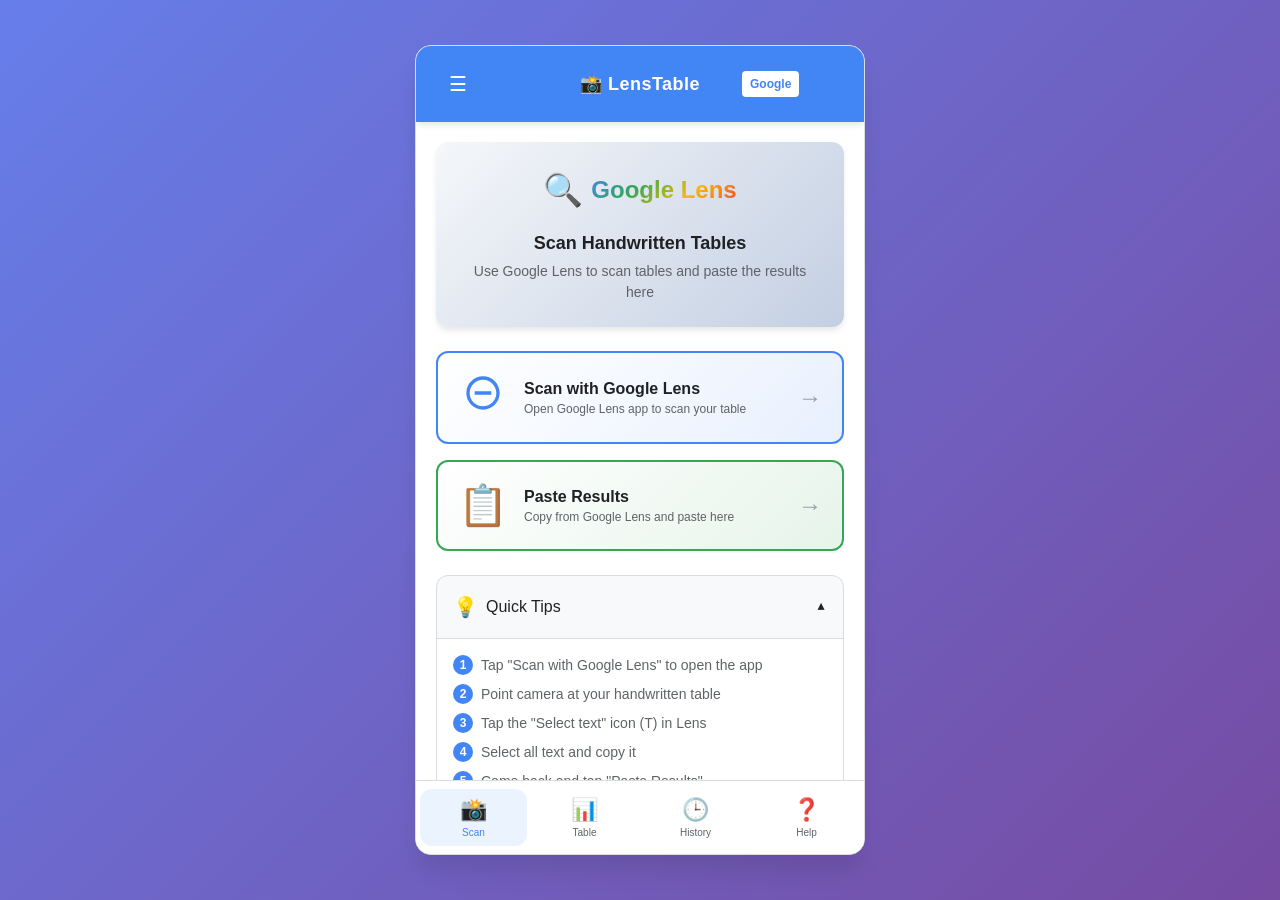
<file: index.html>
<!DOCTYPE html>
<html lang="en">
<head>
    <meta charset="UTF-8">
    <meta name="viewport" content="width=device-width, initial-scale=1.0, maximum-scale=1.0, user-scalable=no, viewport-fit=cover">
    <meta name="description" content="Scan handwritten tables using Google Lens and convert to digital format">
    <meta name="theme-color" content="#4285F4">
    <meta name="apple-mobile-web-app-capable" content="yes">
    <meta name="apple-mobile-web-app-status-bar-style" content="default">
    <meta name="apple-mobile-web-app-title" content="Lens Table Scanner">
    <meta name="format-detection" content="telephone=no">
    
    <title>Google Lens Table Scanner</title>
    
    <!-- PWA -->
    <link rel="manifest" href="manifest.json">
    <link rel="apple-touch-icon" href="icons/icon-192x192.png">
    
    <!-- Styles -->
    <link rel="stylesheet" href="css/style.css">
    
    <!-- Preload critical assets -->
    <link rel="preload" href="css/style.css" as="style">
    <link rel="preload" href="js/app.js" as="script">
</head>
<body>
    <div class="app-container">
        <!-- Header -->
        <header class="app-header">
            <div class="header-left">
                <button class="menu-btn" id="menuBtn" aria-label="Menu">☰</button>
            </div>
            <div class="header-center">
                <span class="logo-text">📸 LensTable</span>
            </div>
            <div class="header-right">
                <span class="google-badge">Google</span>
            </div>
        </header>

        <!-- Main Content -->
        <main class="main-content" id="mainContent">
            <!-- Welcome Section -->
            <section class="welcome-section">
                <div class="welcome-card">
                    <div class="google-lens-logo">
                        <span class="lens-icon">🔍</span>
                        <span class="lens-text">Google Lens</span>
                    </div>
                    <h2 class="welcome-title">Scan Handwritten Tables</h2>
                    <p class="welcome-description">Use Google Lens to scan tables and paste the results here</p>
                </div>
            </section>

            <!-- Quick Stats (hidden initially) -->
            <div class="stats-card hidden" id="statsCard">
                <div class="stat-item">
                    <span class="stat-label">Table Size</span>
                    <span class="stat-value" id="tableSize">0x0</span>
                </div>
                <div class="stat-item">
                    <span class="stat-label">Total Cells</span>
                    <span class="stat-value" id="totalCells">0</span>
                </div>
                <div class="stat-item">
                    <span class="stat-label">Filled Cells</span>
                    <span class="stat-value" id="filledCells">0</span>
                </div>
            </div>

            <!-- Action Buttons Grid -->
            <div class="action-grid">
                <!-- Google Lens Button -->
                <button class="action-card google-lens-card" id="googleLensBtn">
                    <div class="card-icon">
                        <svg width="40" height="40" viewBox="0 0 24 24" fill="#4285F4">
                            <path d="M12 2C6.48 2 2 6.48 2 12s4.48 10 10 10 10-4.48 10-10S17.52 2 12 2zm0 18c-4.41 0-8-3.59-8-8s3.59-8 8-8 8 3.59 8 8-3.59 8-8 8zm-5-9h10v2H7z"/>
                        </svg>
                    </div>
                    <div class="card-content">
                        <h3>Scan with Google Lens</h3>
                        <p>Open Google Lens app to scan your table</p>
                    </div>
                    <div class="card-arrow">→</div>
                </button>

                <!-- Paste Button -->
                <button class="action-card paste-card" id="pasteBtn">
                    <div class="card-icon">📋</div>
                    <div class="card-content">
                        <h3>Paste Results</h3>
                        <p>Copy from Google Lens and paste here</p>
                    </div>
                    <div class="card-arrow">→</div>
                </button>
            </div>

            <!-- Quick Tips -->
            <div class="tips-section">
                <details class="tips-dropdown" open>
                    <summary class="tips-summary">
                        <span class="tips-icon">💡</span>
                        <span class="tips-title">Quick Tips</span>
                        <span class="tips-toggle">▼</span>
                    </summary>
                    <div class="tips-content">
                        <ol class="tip-list">
                            <li>Tap "Scan with Google Lens" to open the app</li>
                            <li>Point camera at your handwritten table</li>
                            <li>Tap the "Select text" icon (T) in Lens</li>
                            <li>Select all text and copy it</li>
                            <li>Come back and tap "Paste Results"</li>
                            <li>Your table will be formatted automatically!</li>
                        </ol>
                        <div class="tip-highlight">
                            <span class="highlight-icon">✨</span>
                            <span>Works best with clearly written numbers in grid format</span>
                        </div>
                    </div>
                </details>
            </div>

            <!-- Table Section -->
            <section class="table-section hidden" id="tableSection">
                <div class="section-header">
                    <h3 class="section-title">
                        <span class="title-icon">📊</span>
                        Table Data
                    </h3>
                    <div class="section-actions">
                        <button class="icon-btn" id="editTableBtn" title="Edit Table">✏️</button>
                        <button class="icon-btn" id="refreshTableBtn" title="Refresh">🔄</button>
                        <button class="icon-btn" id="clearTableBtn" title="Clear All">🗑️</button>
                    </div>
                </div>

                <!-- Table Controls -->
                <div class="table-controls">
                    <div class="control-group">
                        <label for="tableRows">Rows:</label>
                        <input type="number" id="tableRows" min="1" max="20" value="5" class="table-input">
                    </div>
                    <div class="control-group">
                        <label for="tableCols">Columns:</label>
                        <input type="number" id="tableCols" min="1" max="26" value="5" class="table-input">
                    </div>
                    <button class="small-btn" id="resizeTableBtn">Resize</button>
                </div>

                <!-- Table Container -->
                <div class="table-container">
                    <div id="tableView" class="table-responsive"></div>
                </div>

                <!-- Table Actions -->
                <div class="table-actions">
                    <button class="btn secondary-btn" id="processDataBtn">
                        <span class="btn-icon">🔍</span>
                        Extract Values
                    </button>
                    <button class="btn primary-btn" id="exportExcelBtn">
                        <span class="btn-icon">📥</span>
                        Export Excel
                    </button>
                </div>
            </section>

            <!-- Results Section -->
            <section class="results-section hidden" id="resultsSection">
                <div class="section-header">
                    <h3 class="section-title">
                        <span class="title-icon">📋</span>
                        Extracted Values
                    </h3>
                    <div class="section-actions">
                        <button class="icon-btn" id="copyResultsBtn" title="Copy All">📋</button>
                        <button class="icon-btn" id="downloadResultsBtn" title="Download">📥</button>
                    </div>
                </div>

                <!-- Results Stats -->
                <div class="results-stats">
                    <span class="results-count" id="resultsCount">0 values found</span>
                </div>

                <!-- Results Grid -->
                <div id="resultsGrid" class="results-grid"></div>
            </section>

            <!-- Recent Scans Section -->
            <section class="history-section hidden" id="historySection">
                <div class="section-header">
                    <h3 class="section-title">
                        <span class="title-icon">🕒</span>
                        Recent Scans
                    </h3>
                    <button class="icon-btn" id="clearHistoryBtn" title="Clear History">🗑️</button>
                </div>
                <div id="historyList" class="history-list"></div>
            </section>
        </main>

        <!-- Paste Modal -->
        <div class="modal-overlay hidden" id="pasteModal">
            <div class="modal-container">
                <div class="modal-header">
                    <h3 class="modal-title">📋 Paste Your Data</h3>
                    <button class="modal-close" id="closePasteModalBtn">&times;</button>
                </div>
                <div class="modal-body">
                    <p class="modal-instruction">Copy text from Google Lens and paste below:</p>
                    
                    <!-- Format Selector -->
                    <div class="format-selector">
                        <span class="format-label">Format:</span>
                        <div class="format-buttons">
                            <button class="format-btn active" data-format="auto">Auto</button>
                            <button class="format-btn" data-format="tabs">Tabs</button>
                            <button class="format-btn" data-format="spaces">Spaces</button>
                            <button class="format-btn" data-format="commas">Commas</button>
                        </div>
                    </div>

                    <!-- Paste Area -->
                    <textarea class="paste-area" id="pasteArea" placeholder="Paste your copied table data here...
Example:
123   456   789
234   567   890
345   678   901" spellcheck="false"></textarea>

                    <!-- Preview Section -->
                    <div class="preview-section hidden" id="previewSection">
                        <h4 class="preview-title">Preview:</h4>
                        <div class="preview-content" id="previewContent"></div>
                    </div>

                    <!-- Sample Data -->
                    <div class="sample-data">
                        <p class="sample-title">Need sample data?</p>
                        <div class="sample-buttons">
                            <button class="sample-btn" data-sample="numbers">Numbers</button>
                            <button class="sample-btn" data-sample="products">Products</button>
                            <button class="sample-btn" data-sample="grades">Grades</button>
                        </div>
                    </div>
                </div>
                <div class="modal-footer">
                    <button class="btn secondary-btn" id="cancelPasteBtn">Cancel</button>
                    <button class="btn primary-btn" id="confirmPasteBtn">Process Table</button>
                </div>
            </div>
        </div>

        <!-- Loading Overlay -->
        <div class="loading-overlay hidden" id="loadingOverlay">
            <div class="loading-spinner"></div>
            <p class="loading-text" id="loadingText">Processing...</p>
        </div>

        <!-- Toast Notification -->
        <div class="toast-notification hidden" id="toast">
            <span class="toast-icon" id="toastIcon">✅</span>
            <span class="toast-message" id="toastMessage"></span>
        </div>

        <!-- Bottom Navigation -->
        <nav class="bottom-nav">
            <button class="nav-btn active" data-view="scan" id="navScan">
                <span class="nav-icon">📸</span>
                <span class="nav-label">Scan</span>
            </button>
            <button class="nav-btn" data-view="table" id="navTable">
                <span class="nav-icon">📊</span>
                <span class="nav-label">Table</span>
            </button>
            <button class="nav-btn" data-view="history" id="navHistory">
                <span class="nav-icon">🕒</span>
                <span class="nav-label">History</span>
            </button>
            <button class="nav-btn" data-view="help" id="navHelp">
                <span class="nav-icon">❓</span>
                <span class="nav-label">Help</span>
            </button>
        </nav>
    </div>

    <!-- Service Worker Registration -->
    <script>
        if ('serviceWorker' in navigator) {
            window.addEventListener('load', () => {
                navigator.serviceWorker.register('sw.js')
                    .then(registration => {
                        console.log('ServiceWorker registered');
                    })
                    .catch(err => {
                        console.log('ServiceWorker registration failed: ', err);
                    });
            });
        }
    </script>

    <!-- Main App Script -->
    <script src="js/app.js"></script>
</body>
</html>
</file>
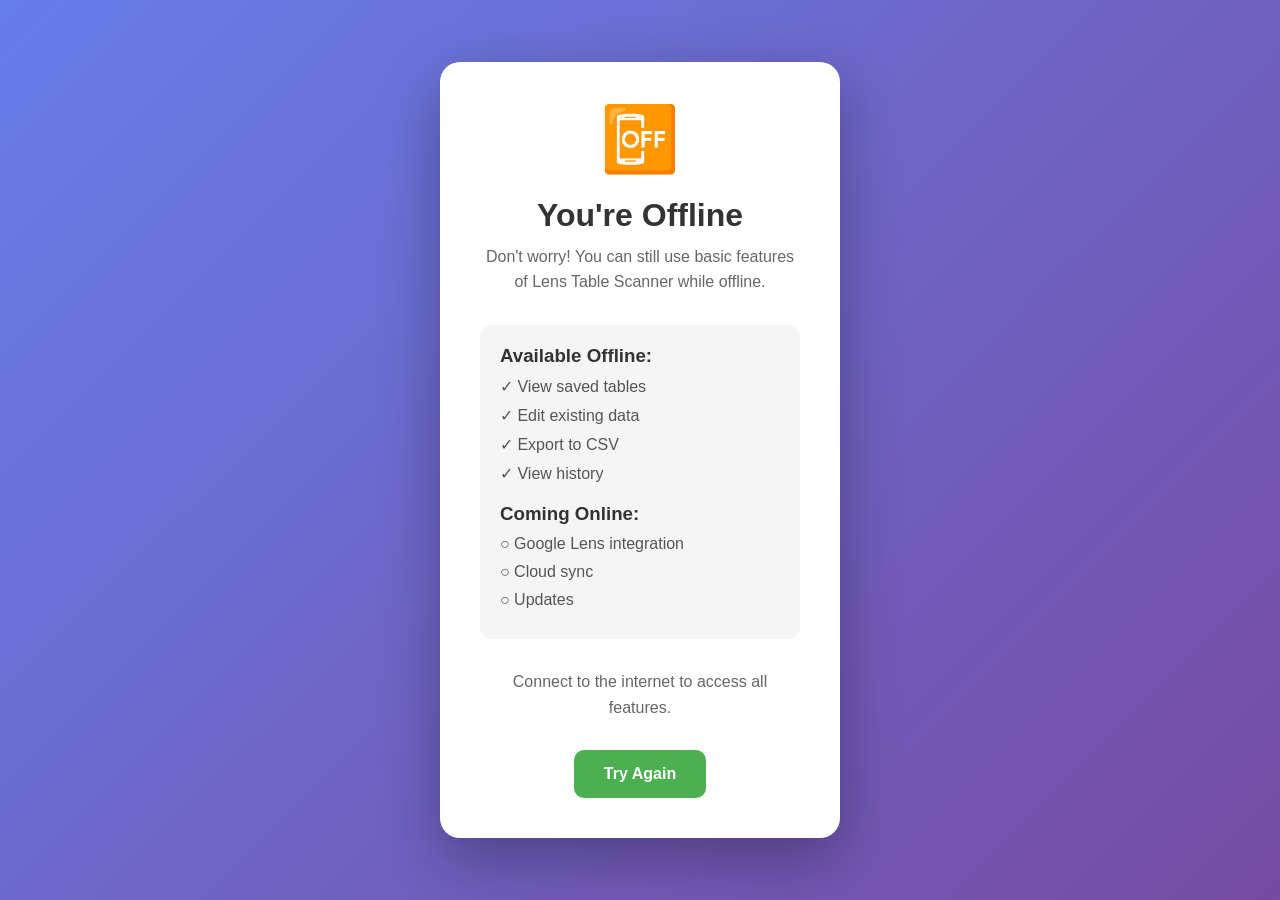
<file: offline.html>
<!DOCTYPE html>
<html lang="en">
<head>
    <meta charset="UTF-8">
    <meta name="viewport" content="width=device-width, initial-scale=1.0">
    <title>Offline - Lens Table Scanner</title>
    <style>
        * {
            margin: 0;
            padding: 0;
            box-sizing: border-box;
        }
        
        body {
            font-family: -apple-system, BlinkMacSystemFont, 'Segoe UI', Roboto, sans-serif;
            background: linear-gradient(135deg, #667eea 0%, #764ba2 100%);
            min-height: 100vh;
            display: flex;
            align-items: center;
            justify-content: center;
            padding: 20px;
        }
        
        .offline-container {
            background: white;
            border-radius: 20px;
            padding: 40px;
            max-width: 400px;
            text-align: center;
            box-shadow: 0 20px 60px rgba(0,0,0,0.3);
        }
        
        .offline-icon {
            font-size: 64px;
            margin-bottom: 20px;
        }
        
        h1 {
            color: #333;
            margin-bottom: 10px;
        }
        
        p {
            color: #666;
            margin-bottom: 30px;
            line-height: 1.6;
        }
        
        .features {
            text-align: left;
            background: #f5f5f5;
            border-radius: 12px;
            padding: 20px;
            margin-bottom: 30px;
        }
        
        .features h3 {
            color: #333;
            margin-bottom: 10px;
        }
        
        .features ul {
            list-style: none;
        }
        
        .features li {
            margin: 10px 0;
            color: #555;
            display: flex;
            align-items: center;
            gap: 10px;
        }
        
        .btn {
            display: inline-block;
            padding: 15px 30px;
            background: #4CAF50;
            color: white;
            text-decoration: none;
            border-radius: 10px;
            font-weight: 600;
            transition: background 0.3s;
        }
        
        .btn:hover {
            background: #45a049;
        }
        
        @media (max-width: 480px) {
            .offline-container {
                padding: 20px;
            }
        }
    </style>
</head>
<body>
    <div class="offline-container">
        <div class="offline-icon">📴</div>
        <h1>You're Offline</h1>
        <p>Don't worry! You can still use basic features of Lens Table Scanner while offline.</p>
        
        <div class="features">
            <h3>Available Offline:</h3>
            <ul>
                <li>✓ View saved tables</li>
                <li>✓ Edit existing data</li>
                <li>✓ Export to CSV</li>
                <li>✓ View history</li>
            </ul>
            
            <h3 style="margin-top: 20px;">Coming Online:</h3>
            <ul>
                <li>○ Google Lens integration</li>
                <li>○ Cloud sync</li>
                <li>○ Updates</li>
            </ul>
        </div>
        
        <p>Connect to the internet to access all features.</p>
        <a href="/" class="btn">Try Again</a>
    </div>
</body>
</html>
</file>
<file: css/style.css>
/* ===== RESET & BASE STYLES ===== */
* {
    margin: 0;
    padding: 0;
    box-sizing: border-box;
    -webkit-tap-highlight-color: transparent;
}

:root {
    /* Google Colors */
    --google-blue: #4285F4;
    --google-red: #EA4335;
    --google-yellow: #FBBC05;
    --google-green: #34A853;
    
    /* UI Colors */
    --primary: var(--google-blue);
    --secondary: #5F6368;
    --success: var(--google-green);
    --danger: var(--google-red);
    --warning: var(--google-yellow);
    
    /* Neutrals */
    --bg-primary: #FFFFFF;
    --bg-secondary: #F8F9FA;
    --bg-tertiary: #F1F3F4;
    --text-primary: #202124;
    --text-secondary: #5F6368;
    --text-tertiary: #9AA0A6;
    --border-light: #DADCE0;
    --border-focus: var(--google-blue);
    
    /* Spacing */
    --spacing-xs: 4px;
    --spacing-sm: 8px;
    --spacing-md: 16px;
    --spacing-lg: 20px;
    --spacing-xl: 24px;
    --spacing-xxl: 32px;
    
    /* Typography */
    --font-family: -apple-system, BlinkMacSystemFont, 'Segoe UI', Roboto, Oxygen, Ubuntu, Cantarell, sans-serif;
    --font-size-xs: 12px;
    --font-size-sm: 14px;
    --font-size-md: 16px;
    --font-size-lg: 18px;
    --font-size-xl: 20px;
    --font-size-xxl: 24px;
    
    /* Shadows */
    --shadow-sm: 0 1px 2px 0 rgba(0,0,0,0.05);
    --shadow-md: 0 4px 6px -1px rgba(0,0,0,0.1);
    --shadow-lg: 0 10px 15px -3px rgba(0,0,0,0.1);
    --shadow-xl: 0 20px 25px -5px rgba(0,0,0,0.1);
    
    /* Border Radius */
    --radius-sm: 4px;
    --radius-md: 8px;
    --radius-lg: 12px;
    --radius-xl: 16px;
    --radius-full: 9999px;
    
    /* Animations */
    --transition-fast: 0.15s ease;
    --transition-base: 0.3s ease;
    --transition-slow: 0.5s ease;
    
    /* Z-index */
    --z-modal: 1000;
    --z-overlay: 900;
    --z-header: 100;
    --z-nav: 90;
}

/* Dark mode support */
@media (prefers-color-scheme: dark) {
    :root {
        --bg-primary: #202124;
        --bg-secondary: #292A2D;
        --bg-tertiary: #35363A;
        --text-primary: #E8EAED;
        --text-secondary: #9AA0A6;
        --text-tertiary: #5F6368;
        --border-light: #3C4043;
    }
}

body {
    font-family: var(--font-family);
    font-size: var(--font-size-md);
    color: var(--text-primary);
    background: linear-gradient(135deg, #667eea 0%, #764ba2 100%);
    min-height: 100vh;
    display: flex;
    align-items: center;
    justify-content: center;
    line-height: 1.5;
    -webkit-font-smoothing: antialiased;
    -moz-osx-font-smoothing: grayscale;
}

/* ===== APP CONTAINER ===== */
.app-container {
    width: 100%;
    max-width: 450px;
    height: 90vh;
    background: var(--bg-primary);
    border-radius: var(--radius-xl);
    box-shadow: var(--shadow-xl);
    overflow: hidden;
    display: flex;
    flex-direction: column;
    position: relative;
    margin: var(--spacing-md);
    border: 1px solid var(--border-light);
}

@media (max-width: 480px) {
    .app-container {
        margin: 0;
        height: 100vh;
        max-width: 100%;
        border-radius: 0;
    }
}

/* ===== HEADER ===== */
.app-header {
    background: var(--primary);
    color: white;
    padding: var(--spacing-md) var(--spacing-lg);
    display: flex;
    align-items: center;
    justify-content: space-between;
    position: sticky;
    top: 0;
    z-index: var(--z-header);
    box-shadow: var(--shadow-md);
}

.header-left, .header-right {
    flex: 1;
}

.header-center {
    flex: 2;
    text-align: center;
}

.logo-text {
    font-size: var(--font-size-lg);
    font-weight: 600;
    letter-spacing: 0.5px;
}

.menu-btn {
    background: none;
    border: none;
    color: white;
    font-size: var(--font-size-xl);
    cursor: pointer;
    width: 40px;
    height: 40px;
    display: flex;
    align-items: center;
    justify-content: center;
    border-radius: var(--radius-full);
    transition: background var(--transition-fast);
}

.menu-btn:hover,
.menu-btn:focus {
    background: rgba(255,255,255,0.1);
}

.google-badge {
    background: white;
    color: var(--primary);
    padding: var(--spacing-xs) var(--spacing-sm);
    border-radius: var(--radius-sm);
    font-size: var(--font-size-xs);
    font-weight: 600;
    display: inline-block;
}

/* ===== MAIN CONTENT ===== */
.main-content {
    flex: 1;
    overflow-y: auto;
    padding: var(--spacing-lg);
    -webkit-overflow-scrolling: touch;
    scroll-behavior: smooth;
}

/* ===== WELCOME SECTION ===== */
.welcome-section {
    margin-bottom: var(--spacing-xl);
}

.welcome-card {
    background: linear-gradient(135deg, #f5f7fa 0%, #c3cfe2 100%);
    border-radius: var(--radius-lg);
    padding: var(--spacing-xl);
    text-align: center;
    box-shadow: var(--shadow-md);
}

.google-lens-logo {
    display: flex;
    align-items: center;
    justify-content: center;
    gap: var(--spacing-sm);
    margin-bottom: var(--spacing-md);
}

.lens-icon {
    font-size: 32px;
    animation: pulse 2s infinite;
}

@keyframes pulse {
    0% { transform: scale(1); }
    50% { transform: scale(1.05); }
    100% { transform: scale(1); }
}

.lens-text {
    font-size: 24px;
    font-weight: 600;
    background: linear-gradient(135deg, var(--google-blue), var(--google-green), var(--google-yellow), var(--google-red));
    -webkit-background-clip: text;
    -webkit-text-fill-color: transparent;
    background-clip: text;
}

.welcome-title {
    font-size: var(--font-size-lg);
    color: var(--text-primary);
    margin-bottom: var(--spacing-xs);
}

.welcome-description {
    font-size: var(--font-size-sm);
    color: var(--text-secondary);
}

/* ===== STATS CARD ===== */
.stats-card {
    display: grid;
    grid-template-columns: repeat(3, 1fr);
    gap: var(--spacing-sm);
    background: var(--bg-secondary);
    border-radius: var(--radius-lg);
    padding: var(--spacing-md);
    margin-bottom: var(--spacing-lg);
    border: 1px solid var(--border-light);
    animation: slideDown 0.3s ease;
}

@keyframes slideDown {
    from {
        opacity: 0;
        transform: translateY(-10px);
    }
    to {
        opacity: 1;
        transform: translateY(0);
    }
}

.stat-item {
    text-align: center;
}

.stat-label {
    display: block;
    font-size: var(--font-size-xs);
    color: var(--text-secondary);
    margin-bottom: var(--spacing-xs);
}

.stat-value {
    display: block;
    font-size: var(--font-size-lg);
    font-weight: 600;
    color: var(--primary);
}

/* ===== ACTION GRID ===== */
.action-grid {
    display: grid;
    grid-template-columns: 1fr;
    gap: var(--spacing-md);
    margin-bottom: var(--spacing-xl);
}

.action-card {
    display: flex;
    align-items: center;
    padding: var(--spacing-lg);
    background: var(--bg-primary);
    border: 2px solid var(--border-light);
    border-radius: var(--radius-lg);
    cursor: pointer;
    transition: all var(--transition-base);
    width: 100%;
    text-align: left;
    position: relative;
    overflow: hidden;
}

.action-card::before {
    content: '';
    position: absolute;
    top: 0;
    left: 0;
    right: 0;
    bottom: 0;
    background: linear-gradient(135deg, transparent 0%, rgba(255,255,255,0.1) 100%);
    opacity: 0;
    transition: opacity var(--transition-base);
}

.action-card:hover::before {
    opacity: 1;
}

.action-card:hover {
    transform: translateY(-2px);
    box-shadow: var(--shadow-lg);
}

.action-card:active {
    transform: translateY(0);
}

.google-lens-card {
    border-color: var(--google-blue);
    background: linear-gradient(135deg, var(--bg-primary) 0%, #e8f0fe 100%);
}

.paste-card {
    border-color: var(--google-green);
    background: linear-gradient(135deg, var(--bg-primary) 0%, #e6f4ea 100%);
}

.card-icon {
    font-size: 40px;
    margin-right: var(--spacing-md);
    min-width: 50px;
    text-align: center;
}

.card-content {
    flex: 1;
}

.card-content h3 {
    font-size: var(--font-size-md);
    margin-bottom: var(--spacing-xs);
    color: var(--text-primary);
}

.card-content p {
    font-size: var(--font-size-xs);
    color: var(--text-secondary);
}

.card-arrow {
    font-size: 24px;
    color: var(--text-tertiary);
    transition: transform var(--transition-base);
}

.action-card:hover .card-arrow {
    transform: translateX(5px);
    color: var(--primary);
}

/* ===== TIPS SECTION ===== */
.tips-section {
    margin-bottom: var(--spacing-xl);
}

.tips-dropdown {
    background: var(--bg-secondary);
    border-radius: var(--radius-lg);
    border: 1px solid var(--border-light);
    overflow: hidden;
}

.tips-summary {
    padding: var(--spacing-md);
    cursor: pointer;
    display: flex;
    align-items: center;
    gap: var(--spacing-sm);
    list-style: none;
    font-weight: 500;
}

.tips-summary::-webkit-details-marker {
    display: none;
}

.tips-icon {
    font-size: 20px;
}

.tips-title {
    flex: 1;
    color: var(--text-primary);
}

.tips-toggle {
    font-size: var(--font-size-xs);
    transition: transform var(--transition-base);
}

details[open] .tips-toggle {
    transform: rotate(180deg);
}

.tips-content {
    padding: var(--spacing-md);
    border-top: 1px solid var(--border-light);
    background: var(--bg-primary);
}

.tip-list {
    list-style: none;
    counter-reset: tip-counter;
    margin-bottom: var(--spacing-md);
}

.tip-list li {
    counter-increment: tip-counter;
    margin-bottom: var(--spacing-sm);
    padding-left: 28px;
    position: relative;
    font-size: var(--font-size-sm);
    color: var(--text-secondary);
}

.tip-list li::before {
    content: counter(tip-counter);
    position: absolute;
    left: 0;
    top: 0;
    width: 20px;
    height: 20px;
    background: var(--primary);
    color: white;
    border-radius: var(--radius-full);
    display: flex;
    align-items: center;
    justify-content: center;
    font-size: var(--font-size-xs);
    font-weight: 600;
}

.tip-highlight {
    background: #e8f0fe;
    border: 1px solid var(--google-blue);
    border-radius: var(--radius-md);
    padding: var(--spacing-sm) var(--spacing-md);
    display: flex;
    align-items: center;
    gap: var(--spacing-sm);
    font-size: var(--font-size-xs);
    color: var(--text-primary);
}

.highlight-icon {
    font-size: 16px;
}

/* ===== SECTION HEADERS ===== */
.section-header {
    display: flex;
    align-items: center;
    justify-content: space-between;
    margin-bottom: var(--spacing-md);
}

.section-title {
    font-size: var(--font-size-lg);
    color: var(--text-primary);
    display: flex;
    align-items: center;
    gap: var(--spacing-sm);
}

.title-icon {
    font-size: 20px;
}

.section-actions {
    display: flex;
    gap: var(--spacing-xs);
}

.icon-btn {
    background: none;
    border: none;
    font-size: 20px;
    cursor: pointer;
    padding: var(--spacing-sm);
    border-radius: var(--radius-full);
    transition: all var(--transition-fast);
    color: var(--text-secondary);
}

.icon-btn:hover {
    background: var(--bg-tertiary);
    color: var(--primary);
    transform: scale(1.1);
}

.icon-btn:active {
    transform: scale(0.95);
}

/* ===== TABLE CONTROLS ===== */
.table-controls {
    display: flex;
    gap: var(--spacing-sm);
    align-items: center;
    margin-bottom: var(--spacing-md);
    padding: var(--spacing-sm);
    background: var(--bg-secondary);
    border-radius: var(--radius-lg);
    flex-wrap: wrap;
}

.control-group {
    display: flex;
    align-items: center;
    gap: var(--spacing-xs);
    flex: 1;
}

.control-group label {
    font-size: var(--font-size-xs);
    color: var(--text-secondary);
}

.table-input {
    width: 60px;
    padding: var(--spacing-xs) var(--spacing-sm);
    border: 1px solid var(--border-light);
    border-radius: var(--radius-sm);
    font-size: var(--font-size-sm);
    background: var(--bg-primary);
    color: var(--text-primary);
}

.table-input:focus {
    outline: none;
    border-color: var(--primary);
    box-shadow: 0 0 0 2px rgba(66, 133, 244, 0.2);
}

.small-btn {
    padding: var(--spacing-xs) var(--spacing-md);
    background: var(--primary);
    color: white;
    border: none;
    border-radius: var(--radius-md);
    font-size: var(--font-size-xs);
    font-weight: 500;
    cursor: pointer;
    transition: all var(--transition-fast);
}

.small-btn:hover {
    opacity: 0.9;
    transform: translateY(-1px);
}

/* ===== TABLE STYLES ===== */
.table-container {
    background: var(--bg-primary);
    border-radius: var(--radius-lg);
    border: 1px solid var(--border-light);
    overflow: hidden;
    margin-bottom: var(--spacing-md);
}

.table-responsive {
    overflow-x: auto;
    -webkit-overflow-scrolling: touch;
    max-height: 300px;
    overflow-y: auto;
}

.data-table {
    width: 100%;
    border-collapse: collapse;
    font-size: var(--font-size-sm);
    min-width: 300px;
}

.data-table th {
    background: var(--primary);
    color: white;
    padding: var(--spacing-md);
    font-weight: 600;
    position: sticky;
    top: 0;
    z-index: 10;
    font-size: var(--font-size-md);
    white-space: nowrap;
}

.data-table td {
    border: 1px solid var(--border-light);
    padding: var(--spacing-sm) var(--spacing-md);
    text-align: center;
    min-width: 80px;
    background: var(--bg-primary);
}

.data-table tr:nth-child(even) td {
    background: var(--bg-secondary);
}

.data-table td.editable {
    background: #fff9c4;
    cursor: text;
    position: relative;
    transition: background var(--transition-fast);
}

.data-table td.editable:hover {
    background: #fff176;
}

.data-table td.editable:focus {
    outline: 2px solid var(--primary);
    background: white;
}

/* ===== TABLE ACTIONS ===== */
.table-actions {
    display: flex;
    gap: var(--spacing-sm);
    margin-top: var(--spacing-md);
}

.btn {
    padding: var(--spacing-md) var(--spacing-lg);
    border: none;
    border-radius: var(--radius-lg);
    font-size: var(--font-size-md);
    font-weight: 500;
    cursor: pointer;
    transition: all var(--transition-base);
    display: flex;
    align-items: center;
    justify-content: center;
    gap: var(--spacing-sm);
    flex: 1;
}

.btn:active {
    transform: scale(0.98);
}

.primary-btn {
    background: var(--primary);
    color: white;
}

.primary-btn:hover {
    background: #3367d6;
    box-shadow: var(--shadow-md);
}

.secondary-btn {
    background: var(--bg-tertiary);
    color: var(--text-primary);
}

.secondary-btn:hover {
    background: var(--border-light);
}

.btn-icon {
    font-size: 18px;
}

/* ===== RESULTS GRID ===== */
.results-grid {
    display: grid;
    grid-template-columns: repeat(auto-fill, minmax(100px, 1fr));
    gap: var(--spacing-sm);
    margin-top: var(--spacing-md);
    max-height: 300px;
    overflow-y: auto;
    padding: var(--spacing-xs);
}

.result-card {
    background: linear-gradient(135deg, var(--primary) 0%, #5a5af0 100%);
    color: white;
    padding: var(--spacing-md);
    border-radius: var(--radius-lg);
    text-align: center;
    animation: fadeIn 0.3s ease;
    box-shadow: var(--shadow-sm);
    transition: transform var(--transition-fast);
}

.result-card:hover {
    transform: translateY(-2px);
    box-shadow: var(--shadow-md);
}

@keyframes fadeIn {
    from {
        opacity: 0;
        transform: translateY(10px);
    }
    to {
        opacity: 1;
        transform: translateY(0);
    }
}

.result-coord {
    font-size: var(--font-size-xs);
    font-weight: 600;
    margin-bottom: var(--spacing-xs);
    opacity: 0.9;
    text-transform: uppercase;
}

.result-value {
    font-size: var(--font-size-lg);
    font-weight: 700;
    word-break: break-word;
}

.results-stats {
    padding: var(--spacing-sm);
    background: var(--bg-secondary);
    border-radius: var(--radius-md);
    margin-top: var(--spacing-sm);
}

.results-count {
    font-size: var(--font-size-sm);
    color: var(--text-secondary);
}

/* ===== HISTORY SECTION ===== */
.history-list {
    display: flex;
    flex-direction: column;
    gap: var(--spacing-sm);
    max-height: 300px;
    overflow-y: auto;
}

.history-item {
    background: var(--bg-secondary);
    border-radius: var(--radius-lg);
    padding: var(--spacing-md);
    display: flex;
    align-items: center;
    justify-content: space-between;
    border: 1px solid var(--border-light);
    transition: all var(--transition-fast);
}

.history-item:hover {
    background: var(--bg-tertiary);
    transform: translateX(2px);
}

.history-info {
    flex: 1;
}

.history-time {
    font-size: var(--font-size-xs);
    color: var(--text-secondary);
    display: block;
    margin-bottom: var(--spacing-xs);
}

.history-details {
    display: flex;
    gap: var(--spacing-md);
}

.history-size {
    font-size: var(--font-size-sm);
    font-weight: 500;
    color: var(--primary);
}

.history-cells {
    font-size: var(--font-size-sm);
    color: var(--text-secondary);
}

.history-load {
    padding: var(--spacing-xs) var(--spacing-sm);
    background: var(--primary);
    color: white;
    border: none;
    border-radius: var(--radius-md);
    font-size: var(--font-size-xs);
    cursor: pointer;
}

/* ===== MODAL STYLES ===== */
.modal-overlay {
    position: fixed;
    top: 0;
    left: 0;
    right: 0;
    bottom: 0;
    background: rgba(0, 0, 0, 0.5);
    display: flex;
    align-items: center;
    justify-content: center;
    z-index: var(--z-modal);
    padding: var(--spacing-md);
    backdrop-filter: blur(4px);
    animation: fadeIn 0.3s ease;
}

.modal-container {
    background: var(--bg-primary);
    border-radius: var(--radius-xl);
    max-width: 500px;
    width: 100%;
    max-height: 90vh;
    overflow-y: auto;
    box-shadow: var(--shadow-xl);
    animation: slideUp 0.3s ease;
}

@keyframes slideUp {
    from {
        opacity: 0;
        transform: translateY(50px);
    }
    to {
        opacity: 1;
        transform: translateY(0);
    }
}

.modal-header {
    padding: var(--spacing-lg);
    border-bottom: 1px solid var(--border-light);
    display: flex;
    align-items: center;
    justify-content: space-between;
    position: sticky;
    top: 0;
    background: var(--bg-primary);
    z-index: 10;
}

.modal-title {
    font-size: var(--font-size-lg);
    color: var(--text-primary);
}

.modal-close {
    background: none;
    border: none;
    font-size: 24px;
    cursor: pointer;
    color: var(--text-secondary);
    width: 40px;
    height: 40px;
    display: flex;
    align-items: center;
    justify-content: center;
    border-radius: var(--radius-full);
    transition: all var(--transition-fast);
}

.modal-close:hover {
    background: var(--bg-tertiary);
    color: var(--text-primary);
}

.modal-body {
    padding: var(--spacing-lg);
}

.modal-instruction {
    font-size: var(--font-size-sm);
    color: var(--text-secondary);
    margin-bottom: var(--spacing-md);
}

.modal-footer {
    padding: var(--spacing-lg);
    border-top: 1px solid var(--border-light);
    display: flex;
    gap: var(--spacing-sm);
    position: sticky;
    bottom: 0;
    background: var(--bg-primary);
}

/* Format Selector */
.format-selector {
    display: flex;
    align-items: center;
    gap: var(--spacing-sm);
    margin-bottom: var(--spacing-md);
    flex-wrap: wrap;
}

.format-label {
    font-size: var(--font-size-sm);
    color: var(--text-secondary);
}

.format-buttons {
    display: flex;
    gap: var(--spacing-xs);
    flex-wrap: wrap;
}

.format-btn {
    padding: var(--spacing-xs) var(--spacing-md);
    background: var(--bg-secondary);
    border: 1px solid var(--border-light);
    border-radius: var(--radius-full);
    font-size: var(--font-size-xs);
    cursor: pointer;
    transition: all var(--transition-fast);
    color: var(--text-secondary);
}

.format-btn:hover {
    background: var(--bg-tertiary);
}

.format-btn.active {
    background: var(--primary);
    color: white;
    border-color: var(--primary);
}

/* Paste Area */
.paste-area {
    width: 100%;
    height: 150px;
    padding: var(--spacing-md);
    border: 2px solid var(--border-light);
    border-radius: var(--radius-lg);
    font-size: var(--font-size-sm);
    font-family: monospace;
    resize: vertical;
    margin: var(--spacing-md) 0;
    background: var(--bg-primary);
    color: var(--text-primary);
    transition: border-color var(--transition-fast);
}

.paste-area:focus {
    outline: none;
    border-color: var(--primary);
    box-shadow: 0 0 0 3px rgba(66, 133, 244, 0.2);
}

/* Preview Section */
.preview-section {
    margin: var(--spacing-md) 0;
    padding: var(--spacing-md);
    background: var(--bg-secondary);
    border-radius: var(--radius-lg);
    border-left: 4px solid var(--google-green);
}

.preview-title {
    font-size: var(--font-size-sm);
    color: var(--text-primary);
    margin-bottom: var(--spacing-sm);
}

.preview-content {
    font-family: monospace;
    font-size: var(--font-size-xs);
    background: var(--bg-primary);
    padding: var(--spacing-md);
    border-radius: var(--radius-md);
    border: 1px solid var(--border-light);
    white-space: pre-wrap;
    max-height: 150px;
    overflow-y: auto;
}

/* Sample Data */
.sample-data {
    margin-top: var(--spacing-md);
    padding: var(--spacing-md);
    background: var(--bg-secondary);
    border-radius: var(--radius-lg);
}

.sample-title {
    font-size: var(--font-size-sm);
    color: var(--text-secondary);
    margin-bottom: var(--spacing-sm);
}

.sample-buttons {
    display: flex;
    gap: var(--spacing-sm);
    flex-wrap: wrap;
}

.sample-btn {
    padding: var(--spacing-xs) var(--spacing-md);
    background: var(--bg-primary);
    border: 1px solid var(--border-light);
    border-radius: var(--radius-full);
    font-size: var(--font-size-xs);
    cursor: pointer;
    transition: all var(--transition-fast);
    color: var(--text-secondary);
}

.sample-btn:hover {
    background: var(--primary);
    color: white;
    border-color: var(--primary);
}

/* ===== LOADING OVERLAY ===== */
.loading-overlay {
    position: fixed;
    top: 0;
    left: 0;
    right: 0;
    bottom: 0;
    background: rgba(0, 0, 0, 0.7);
    display: flex;
    flex-direction: column;
    align-items: center;
    justify-content: center;
    z-index: var(--z-overlay);
    backdrop-filter: blur(4px);
    animation: fadeIn 0.3s ease;
}

.loading-spinner {
    width: 50px;
    height: 50px;
    border: 4px solid var(--bg-tertiary);
    border-top: 4px solid var(--primary);
    border-radius: 50%;
    animation: spin 1s linear infinite;
    margin-bottom: var(--spacing-md);
}

@keyframes spin {
    0% { transform: rotate(0deg); }
    100% { transform: rotate(360deg); }
}

.loading-text {
    color: white;
    font-size: var(--font-size-md);
    font-weight: 500;
}

/* ===== TOAST NOTIFICATION ===== */
.toast-notification {
    position: fixed;
    bottom: 80px;
    left: 20px;
    right: 20px;
    background: var(--bg-primary);
    color: var(--text-primary);
    padding: var(--spacing-md) var(--spacing-lg);
    border-radius: var(--radius-full);
    box-shadow: var(--shadow-xl);
    display: flex;
    align-items: center;
    gap: var(--spacing-sm);
    z-index: var(--z-modal);
    animation: slideUp 0.3s ease;
    max-width: 400px;
    margin: 0 auto;
    border: 1px solid var(--border-light);
}

.toast-icon {
    font-size: 20px;
}

.toast-message {
    flex: 1;
    font-size: var(--font-size-sm);
}

/* Toast types */
.toast-success .toast-icon { color: var(--google-green); }
.toast-error .toast-icon { color: var(--google-red); }
.toast-warning .toast-icon { color: var(--google-yellow); }
.toast-info .toast-icon { color: var(--google-blue); }

/* ===== BOTTOM NAVIGATION ===== */
.bottom-nav {
    display: flex;
    background: var(--bg-primary);
    border-top: 1px solid var(--border-light);
    padding: var(--spacing-sm) var(--spacing-xs);
    gap: var(--spacing-xs);
    position: sticky;
    bottom: 0;
    z-index: var(--z-nav);
}

.nav-btn {
    flex: 1;
    background: none;
    border: none;
    padding: var(--spacing-sm) var(--spacing-xs);
    font-size: var(--font-size-xs);
    color: var(--text-secondary);
    cursor: pointer;
    transition: all var(--transition-base);
    display: flex;
    flex-direction: column;
    align-items: center;
    gap: 4px;
    border-radius: var(--radius-lg);
}

.nav-btn.active {
    color: var(--primary);
    background: rgba(66, 133, 244, 0.1);
}

.nav-icon {
    font-size: 22px;
    transition: transform var(--transition-base);
}

.nav-btn:hover .nav-icon {
    transform: scale(1.1);
}

.nav-label {
    font-size: 10px;
    font-weight: 500;
}

/* ===== UTILITY CLASSES ===== */
.hidden {
    display: none !important;
}

.text-center {
    text-align: center;
}

.mt-1 { margin-top: var(--spacing-xs); }
.mt-2 { margin-top: var(--spacing-sm); }
.mt-3 { margin-top: var(--spacing-md); }
.mt-4 { margin-top: var(--spacing-lg); }
.mt-5 { margin-top: var(--spacing-xl); }

.mb-1 { margin-bottom: var(--spacing-xs); }
.mb-2 { margin-bottom: var(--spacing-sm); }
.mb-3 { margin-bottom: var(--spacing-md); }
.mb-4 { margin-bottom: var(--spacing-lg); }
.mb-5 { margin-bottom: var(--spacing-xl); }

/* ===== SCROLLBAR STYLING ===== */
::-webkit-scrollbar {
    width: 6px;
    height: 6px;
}

::-webkit-scrollbar-track {
    background: var(--bg-secondary);
}

::-webkit-scrollbar-thumb {
    background: var(--text-tertiary);
    border-radius: var(--radius-full);
}

::-webkit-scrollbar-thumb:hover {
    background: var(--text-secondary);
}

/* ===== DARK MODE ADJUSTMENTS ===== */
@media (prefers-color-scheme: dark) {
    .welcome-card {
        background: linear-gradient(135deg, #2d2f33 0%, #1e1f23 100%);
    }
    
    .google-lens-card {
        background: linear-gradient(135deg, #1a1b1e 0%, #202124 100%);
    }
    
    .paste-card {
        background: linear-gradient(135deg, #1a1b1e 0%, #202124 100%);
    }
    
    .tip-highlight {
        background: #1e3a5f;
        border-color: #4285F4;
    }
    
    .data-table td.editable {
        background: #3d3d0f;
        color: #fff;
    }
    
    .data-table td.editable:hover {
        background: #5e5e17;
    }
    
    .result-card {
        background: linear-gradient(135deg, #1a5a9c 0%, #2d2d9c 100%);
    }
}

/* ===== ACCESSIBILITY ===== */
@media (prefers-reduced-motion: reduce) {
    * {
        animation-duration: 0.01ms !important;
        animation-iteration-count: 1 !important;
        transition-duration: 0.01ms !important;
    }
}

/* Focus styles for keyboard navigation */
*:focus-visible {
    outline: 2px solid var(--primary);
    outline-offset: 2px;
}

/* Touch target sizes */
button, 
.nav-btn,
.icon-btn,
.action-card {
    min-height: 44px;
    min-width: 44px;
}

/* Print styles */
@media print {
    .app-container {
        height: auto;
        max-width: 100%;
        box-shadow: none;
    }
    
    .bottom-nav,
    .action-card,
    .btn {
        display: none;
    }
}
/* Custom Dialog Styles */
@keyframes slideUp {
    from {
        opacity: 0;
        transform: translateY(50px);
    }
    to {
        opacity: 1;
        transform: translateY(0);
    }
}

/* Add this to your existing keyframes section if not present */
</file>
